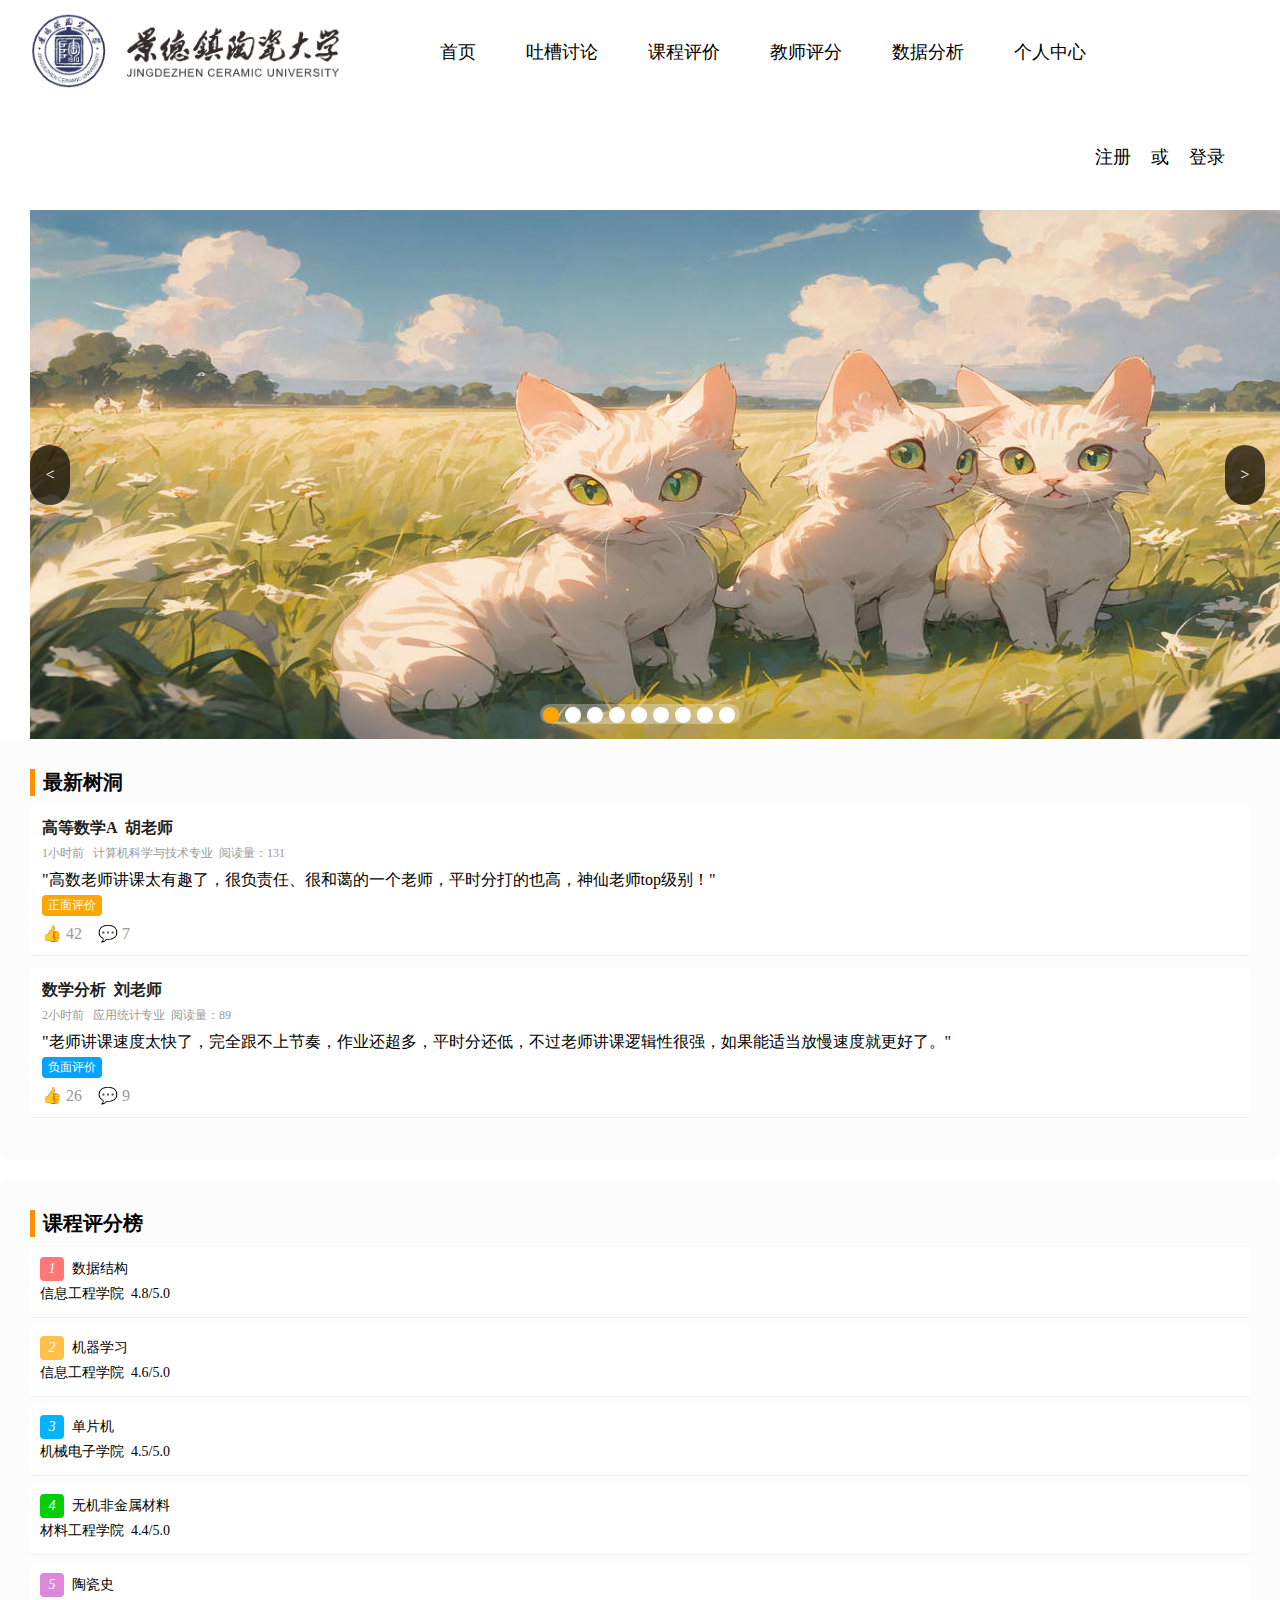
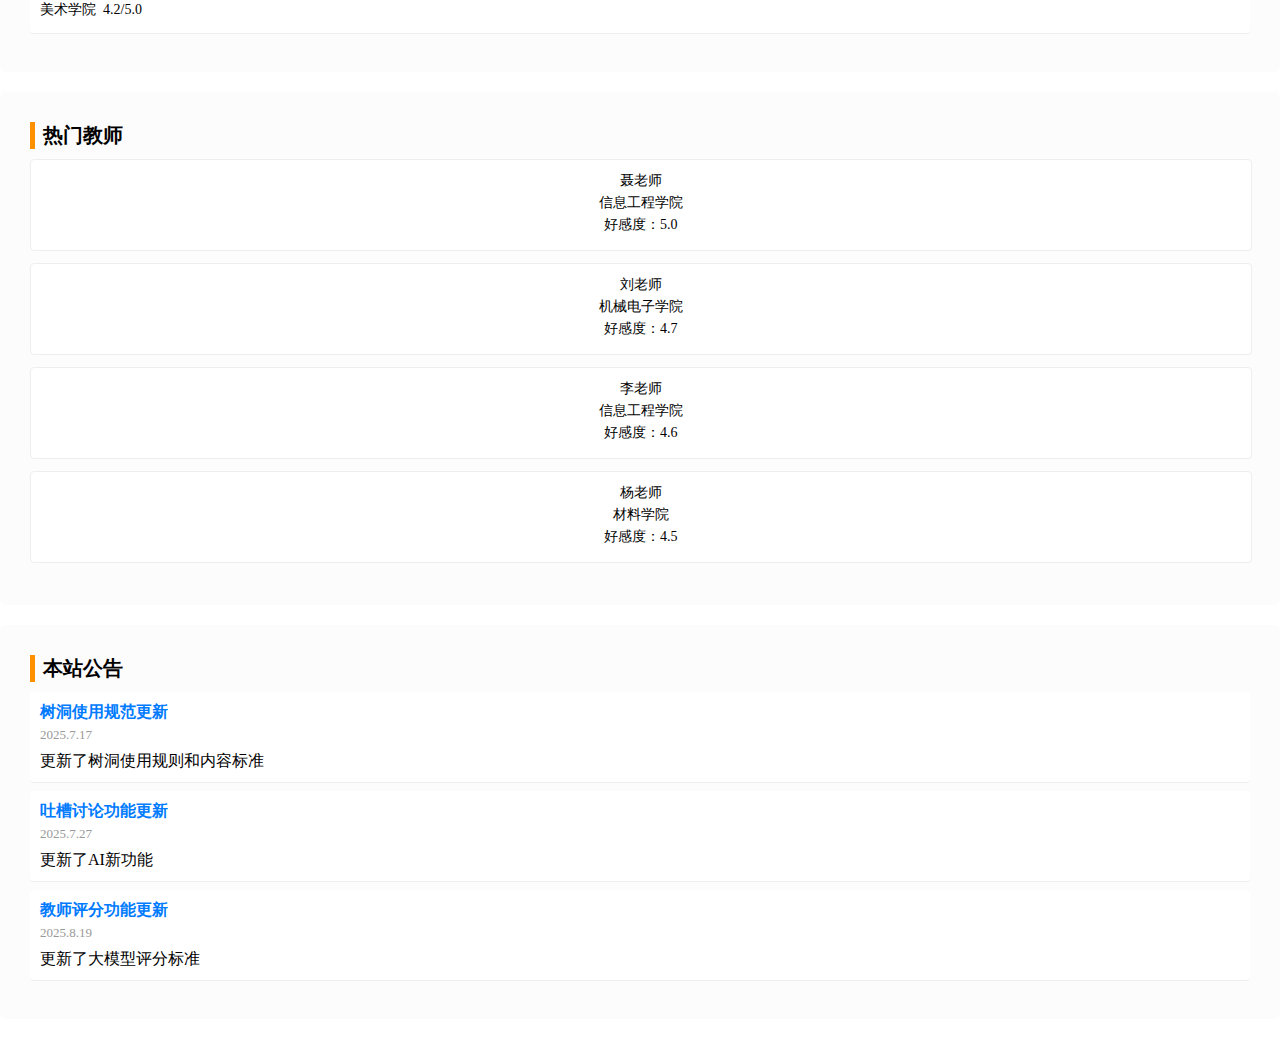
<file: index.html>
<!DOCTYPE html>
<html lang="en">
<head>
    <meta charset="UTF-8">
    <meta name="viewport" content="width=device-width, initial-scale=1.0">
    <title>陶大课程树洞</title>
    <link rel="stylesheet" href="index1.css">
</head>
<body>
    <!--头部-->
    <div class="treehole-header">
        <div class="logo">
            <img src="logo.png" alt="">
        </div>
        <div class="nav">
            <ul>
                <li><a href="#">首页</a></li>
                <li><a href="#">吐槽讨论</a></li>
                <li><a href="#">课程评价</a></li>
                <li><a href="#">教师评分</a></li>
                <li><a href="#">数据分析</a></li>
                <li><a href="#">个人中心</a></li>
            </ul>
        </div>
        <div class="user">
            <ul>
                <li><a href="#">注册</a></li>
                <li class="divider">或</li>
                <li><a href="#">登录</a></li>
            </ul>
        </div>
    </div>
    <!--主体照片滑动区域-->
    <div class="treehole-body">
        <div class="promo">
            <img src="body6.png" alt="">
            <a href="#" class="prev">&lt;</a>
            <a href="#" class="next">&gt;</a>
            <ul class="promo-nav">
                <li class="selected"></li>
                <li></li>
                <li></li>
                <li></li>
                <li></li>
                <li></li>
                <li></li>
                <li></li>
                <li></li>
            </ul>
        </div>
    </div>
    <!--主体最新树洞板块-->
    <div class="section-box">
        <h2>最新树洞</h2>
        <div class="treehole-item">
            <h3>高等数学A &nbsp;胡老师</h3>
            <div class="treehole-meta">1小时前 &nbsp; 计算机科学与技术专业 &nbsp;阅读量：131</div>
            <p>"高数老师讲课太有趣了，很负责任、很和蔼的一个老师，平时分打的也高，神仙老师top级别！"</p>
            <span class="tag positive">正面评价</span>
            <div class="actions">
                <span>👍&nbsp;42</span>
                <span>💬&nbsp;7 </span>
            </div>
        </div>
        <div class="treehole-item">
            <h3>数学分析 &nbsp;刘老师</h3>
            <div class="treehole-meta">2小时前 &nbsp; 应用统计专业 &nbsp;阅读量：89</div>
            <p>"老师讲课速度太快了，完全跟不上节奏，作业还超多，平时分还低，不过老师讲课逻辑性很强，如果能适当放慢速度就更好了。"</p>
            <span class="tag negative">负面评价</span>
            <div class="actions">
                <span>👍&nbsp;26</span>
                <span>💬&nbsp;9 </span>
            </div>
        </div>
    </div>
    <!--主体课程评分板块-->
    <div class="section-box">
        <h2>课程评分榜</h2>
        <div class="ranking-item">
            <span><i class="ranking-num num1">1</i>数据结构</span>
            <span>信息工程学院&nbsp;&nbsp;4.8/5.0</span>
        </div>
        <div class="ranking-item">
            <span><i class="ranking-num num2">2</i>机器学习</span>
            <span>信息工程学院&nbsp;&nbsp;4.6/5.0</span>
        </div>
        <div class="ranking-item">
            <span><i class="ranking-num num3">3</i>单片机</span>
            <span>机械电子学院&nbsp;&nbsp;4.5/5.0</span>
        </div>
        <div class="ranking-item">
            <span><i class="ranking-num num4">4</i>无机非金属材料</span>
            <span>材料工程学院&nbsp;&nbsp;4.4/5.0</span>
        </div>     
        <div class="ranking-item">
            <span><i class="ranking-num num5">5</i>陶瓷史</span>
            <span>美术学院&nbsp;&nbsp;4.2/5.0</span>
        </div>   
    </div>
    <!--主体热门教师板块-->
    <div class="section-box">
        <h2>热门教师</h2>
        <div class="teacher-list">
            <div class="teacher-card">
                <p>聂老师</p>
                <p>信息工程学院</p>
                <P>好感度：5.0</P>
            </div>
            <div class="teacher-card">
                <p>刘老师</p>
                <p>机械电子学院</p>
                <P>好感度：4.7</P>
            </div>
            <div class="teacher-card">
                <p>李老师</p>
                <p>信息工程学院</p>
                <P>好感度：4.6</P>
            </div>
            <div class="teacher-card">
                <p>杨老师</p>
                <p>材料学院</p>
                <P>好感度：4.5</P>
            </div>
        </div>
    </div>
    <!--主体本站公告板块-->
    <div class="section-box">
        <h2>本站公告</h2>
        <div class="notice-item">
            <h4>树洞使用规范更新</h4>
            <span>2025.7.17</span>
            <p>更新了树洞使用规则和内容标准</p>
        </div>
        <div class="notice-item">
            <h4>吐槽讨论功能更新</h4>
            <span>2025.7.27</span>
            <p>更新了AI新功能</p>
        </div>
        <div class="notice-item">
            <h4>教师评分功能更新</h4>
            <span>2025.8.19</span>
            <p>更新了大模型评分标准</p>
        </div>
    </div>
</body>
</html>
</file>
<file: index1.css>
* {
    margin: 0;
    padding: 0;
}
.w{
    margin: auto;
}
li{
    list-style: none;
}
a{
    text-decoration: none;
}
/*头部*/
.treehole-header{
    margin:auto;
}
.logo{
    float: left;
    width: 275px;
    height: 95px;
    background-color: black;
}
.nav{
    float: left;
    margin-left: 140px;
}
.nav ul li{
    float: left;
    margin: 0 15px;
}
.nav ul li a{
    display: block;
    height: 105px;
    padding: 0 10px;
    line-height: 105px;
    font-size: 18px;
    color:black;
    text-decoration: none;
}
.nav ul li a:hover{
    border-bottom: 2px solid #00a4ff;
    color: #00a4ff;
}
.user{
    float: right;
    line-height: 105px;
    margin-right: 40px;
}
.user ul {
    display: flex;
    align-items: center;
    list-style: none;
    margin: 0;
    padding: 0;
}
.user ul li {
    margin: 0 5px;
    line-height: 105px; 
}
.user ul li.divider {
    color: black;
    font-size: 18px;
}
.user ul li a {
    display: block;
    height: 105px;
    padding: 0 10px;
    line-height: 105px;
    font-size: 18px;
    color:black;
    text-decoration: none;
}
.user ul li a:hover{
    border-bottom: 2px solid #00a4ff;
    color: #00a4ff;
}
/*主体1图片滑动*/
.treehole-header::after {
  content: "";
  display: block;
  clear: both;
}
.promo{
    position: relative;
    height: 529px;
    margin: 0 30px 0;
    background-color: pink;
}
.prev{
    position: absolute;
    left: 0;
    top: 50%;
    margin-top: -30px;
    text-align: center;
    line-height: 60px;
    width: 40px;
    height: 60px;
    background: rgb(0,0,0,.7);
    color:white;
    text-decoration: none;
    border-radius: 30px;
}
.next{
    position: absolute;
    right: -15px;
    top: 50%;
    margin-top: -30px;
    text-align: center;
    line-height: 60px;
    width: 40px;
    height: 60px;
    background: rgb(0,0,0,.7);
    color:white;
    text-decoration: none;
    border-radius: 30px;
}
.promo-nav{
    position: absolute;
    bottom: 15px;
    left:50%;
    margin-left: -100px;
    width: 200px;
    height: 20px;
    background:rgb(255,255,255,.3);
    border-radius: 14px;
}
.promo-nav li{
    float: left;
    width: 16px;
    height: 16px;
    background-color: white;
    border-radius: 50%;
    margin: 3px;
}
.promo-nav .selected{
    background-color:orange;
}
/*主体2最新树洞*/
.section-box{
    background-color: #fcfcfc;
    padding: 30px;
    border-radius: 6px;
    margin-bottom: 20px;
}
h2{
    font-size: 20px;
    margin-bottom: 10px;
    color: black;
    border-left: 5px solid #ff9100;
    padding-left: 8px;
}
.treehole-item{
    background-color: #fff;
    padding: 12px;
    margin-bottom: 12px;
    border-radius: 4px;
    border-bottom: 1px solid #eee; 
}
.treehole-item h3{
    font-size: 16px;
    color: #222;
    margin-bottom: 6px;
}
.treehole-meta{
    font-size: 12px;
    color: #999;
    margin-bottom: 8px;
}
.tag{
    display: inline-block;
    font-size: 12px;
    padding: 2px 6px;
    border-radius: 4px;
    color: #fff;
    margin-top: 4px;

}
.positive{
    background-color: orange;
}
.negative{
    background-color: #00a4ff;
}
.actions{
    font-family: 12px;
    color: #999;
    margin-top: 8px;
}
.actions span{
    margin-right: 12px;
}
/*主体3课程评分*/
.ranking-item{
    background-color: #fff;
    padding: 10px;
    margin-bottom: 8px;
    border-radius: 4px;
    border-bottom: 1px solid #eee;
}
.ranking-item span{
    display: block;
    font-size: 14px;
    margin-bottom: 4px;
}
.ranking-num{
    display: inline-block;
    width: 24px;
    height: 24px;
    line-height: 24px;
    text-align: center;
    color: #fff;
    border-radius: 4px;
    margin-right: 8px;
    font-size: 14px;
}
.num1{
    background-color: rgba(255, 0, 0, 0.532);
}
.num2{
    background-color: rgba(255, 166, 0, 0.708);
}
.num3{
    background-color: rgb(0, 179, 255);
}
.num4{
    background-color: rgb(5, 206, 5);
}
.num5{
    background-color: rgb(219, 136, 219);
}
/*主体4热门教师*/
.teacher-list {
    flex-wrap: wrap; 
    justify-content: space-between; 
}
.teacher-card {
    width: 98%; 
    background-color: #fff; 
    padding: 12px; 
    margin-bottom: 12px; 
    border-radius: 4px; 
    border: 1px solid #eee; 
    text-align: center; 
}
.teacher-card p {
    font-size: 14px; 
    margin-bottom: 4px; 
}
/*主体5本站公告*/
.notice-item{
    background-color: #fff;
    padding: 10px;
    margin-bottom: 8px;
    border-radius: 4px;
    border-bottom: 1px solid #eee;
}
.notice-item h4{
    font-size: 16px;
    color: #007bff;
    margin-bottom: 4px;
}
.notice-item span{
    font-size: 13px;
    color: #999;
    display: block;
    margin-bottom: 8px;
}
</file>
